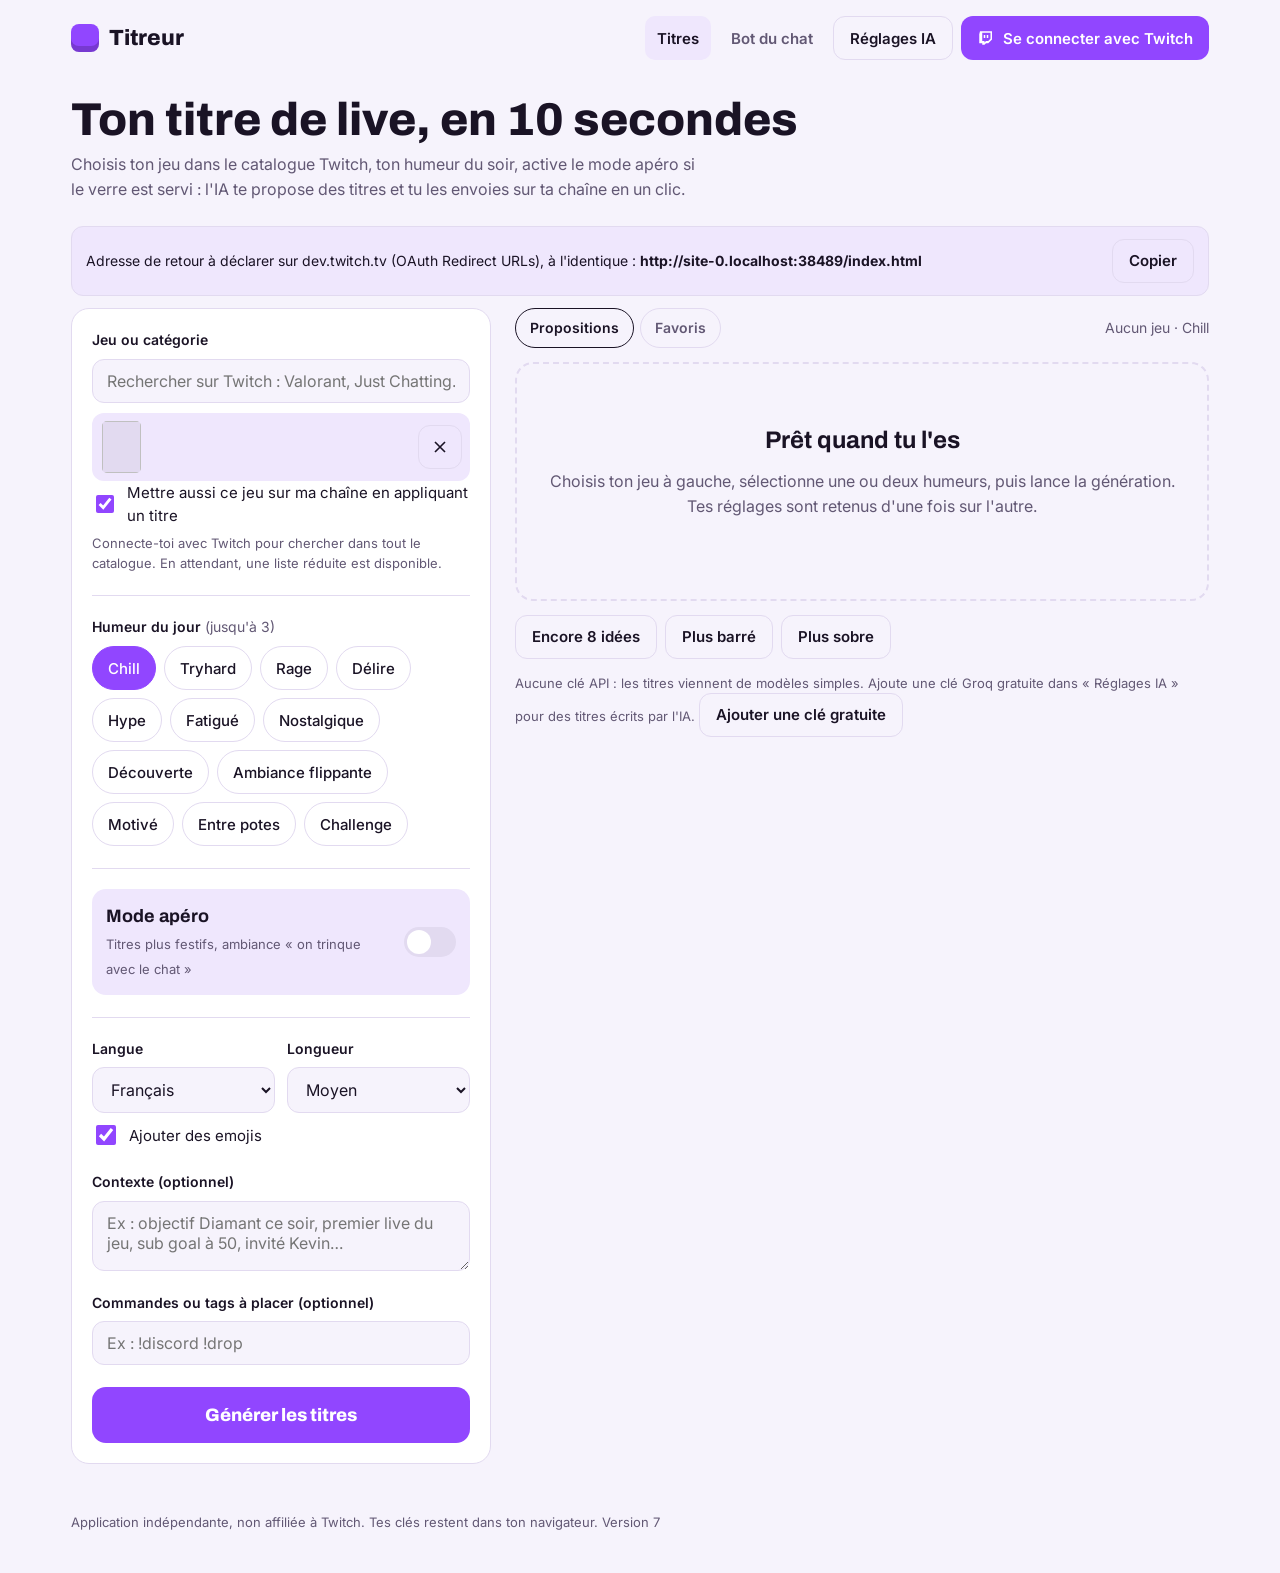
<file: index.html>
<!DOCTYPE html>
<html lang="fr">
<head>
<meta charset="utf-8">
<meta name="viewport" content="width=device-width, initial-scale=1">
<title>Générateur de titres de stream</title>
<meta name="description" content="Choisis ton jeu Twitch, ton humeur ou le mode apéro : l'IA te propose des titres de live et les applique à ta chaîne.">
<link rel="icon" href="data:image/svg+xml,%3Csvg xmlns='http://www.w3.org/2000/svg' viewBox='0 0 32 32'%3E%3Crect width='32' height='32' rx='8' fill='%239146ff'/%3E%3Cpath d='M9 10h14M9 16h10M9 22h6' stroke='white' stroke-width='3' stroke-linecap='round'/%3E%3C/svg%3E">
<link rel="preconnect" href="https://fonts.googleapis.com">
<link rel="preconnect" href="https://fonts.gstatic.com" crossorigin>
<link href="https://fonts.googleapis.com/css2?family=Archivo:wght@500;800&family=Inter:wght@400;500;600&display=swap" rel="stylesheet">
<link rel="stylesheet" href="style.css?v=7">
</head>
<body>
<div class="wrap">
  <nav class="top">
    <span class="brand">Titreur</span>
    <div class="top-r">
      <a class="navl on" href="./" aria-current="page">Titres</a>
      <a class="navl" href="bot.html">Bot du chat</a>
      <button class="sec" id="openSettings" type="button" aria-haspopup="dialog">Réglages IA</button>
      <div id="account"></div>
    </div>
  </nav>

  <header>
    <h1>Ton titre de live, en 10 secondes</h1>
    <p>Choisis ton jeu dans le catalogue Twitch, ton humeur du soir, active le mode apéro si le verre est servi : l'IA te propose des titres et tu les envoies sur ta chaîne en un clic.</p>
  </header>

  <div id="banner"></div>

  <div class="grid">
    <form class="card ctl" id="f" autocomplete="off">
      <section>
        <label class="l" for="q">Jeu ou catégorie</label>
        <div class="combo">
          <input type="text" id="q" role="combobox" aria-expanded="false" aria-controls="lst" aria-autocomplete="list" placeholder="Rechercher sur Twitch : Valorant, Just Chatting…">
          <div class="list" id="lst" role="listbox"></div>
        </div>
        <div class="picked" id="picked" hidden>
          <img id="pickedImg" alt="" width="39" height="52">
          <span><b id="pickedName"></b><small id="pickedSrc"></small></span>
          <button type="button" class="ib" id="unpick" aria-label="Retirer le jeu"><svg viewBox="0 0 24 24" fill="none" stroke="currentColor" stroke-width="2"><path d="M6 6l12 12M18 6L6 18"/></svg></button>
        </div>
        <label class="chk" id="setGameWrap" hidden><input type="checkbox" id="setGame" checked> Mettre aussi ce jeu sur ma chaîne en appliquant un titre</label>
        <p class="hint" id="searchHint"></p>
      </section>

      <section>
        <span class="l" id="moodL">Humeur du jour <span class="mute">(jusqu'à 3)</span></span>
        <div class="chips" id="moods" role="group" aria-labelledby="moodL"></div>
      </section>

      <section>
        <div class="apero-box" id="aperoBox">
          <label class="sw" for="apero"><span><b>Mode apéro</b><br><span class="hint flat">Titres plus festifs, ambiance « on trinque avec le chat »</span></span><input type="checkbox" class="tog" id="apero"></label>
          <div class="lvl">
            <label class="l flat" for="lvl">Niveau : <span class="lvl-name" id="lvlName"></span></label>
            <input type="range" id="lvl" min="1" max="4" value="2">
          </div>
        </div>
      </section>

      <section>
        <div class="row2">
          <div><label class="l" for="lang">Langue</label><select id="lang"><option value="fr">Français</option><option value="en">Anglais</option><option value="mix">Franglais</option></select></div>
          <div><label class="l" for="len">Longueur</label><select id="len"><option value="court">Court et percutant</option><option value="moyen" selected>Moyen</option><option value="long">Long (jusqu'à 140)</option></select></div>
        </div>
        <label class="chk"><input type="checkbox" id="emo" checked> Ajouter des emojis</label>
        <label class="l gap" for="ctx">Contexte (optionnel)</label>
        <textarea id="ctx" maxlength="400" placeholder="Ex : objectif Diamant ce soir, premier live du jeu, sub goal à 50, invité Kevin…"></textarea>
        <label class="l gap" for="cmd">Commandes ou tags à placer (optionnel)</label>
        <input type="text" id="cmd" maxlength="80" placeholder="Ex : !discord !drop">
      </section>

      <button class="go" id="go" type="submit">Générer les titres</button>
    </form>

    <div>
      <div class="now card" id="now" hidden>
        <span class="l flat">Titre actuel de ta chaîne</span>
        <p id="nowTitle"></p>
        <small id="nowGame"></small>
      </div>
      <div class="out-head">
        <div class="tabs" role="tablist">
          <button class="tab" role="tab" aria-selected="true" id="tabNew" type="button">Propositions</button>
          <button class="tab" role="tab" aria-selected="false" id="tabFav" type="button">Favoris <span id="favN"></span></button>
        </div>
        <span class="ctx" id="ctxLine"></span>
      </div>
      <div id="errBox"></div>
      <div class="titles" id="out"></div>
      <div class="more" id="more" hidden>
        <button class="sec" id="again" type="button">Encore 8 idées</button>
        <button class="sec" id="crazy" type="button">Plus barré</button>
        <button class="sec" id="sober" type="button">Plus sobre</button>
      </div>
      <p class="note" id="engine"></p>
    </div>
  </div>

  <footer>Application indépendante, non affiliée à Twitch. Tes clés restent dans ton navigateur. <span id="ver"></span></footer>
</div>

<dialog id="settings">
  <form method="dialog" id="setForm">
    <h2>Réglages de l'IA</h2>
    <p class="hint">Ta clé est gardée uniquement dans ce navigateur et envoyée seulement au fournisseur choisi.</p>
    <label class="l gap" for="provider">Fournisseur</label>
    <select id="provider">
      <option value="groq">Groq (gratuit)</option>
      <option value="claude">Claude d'Anthropic (payant à l'usage)</option>
      <option value="local">IA locale sur ton PC (Ollama, LM Studio…)</option>
    </select>
    <label class="l gap" for="key" id="keyL">Clé API</label>
    <input type="password" id="key" autocomplete="off" spellcheck="false">
    <p class="hint" id="keyHint"></p>
    <label class="l gap" for="model">Modèle</label>
    <select id="model"></select>
    <div class="dlg-acts">
      <button class="sec" type="button" id="forgetKey">Effacer la clé</button>
      <button class="go small" value="save" id="saveSet">Enregistrer</button>
    </div>
  </form>
</dialog>

<div class="toast" id="toast" role="status" aria-live="polite"></div>

<script src="config.js?v=7"></script>
<script src="app.js?v=7"></script>
</body>
</html>
</file>
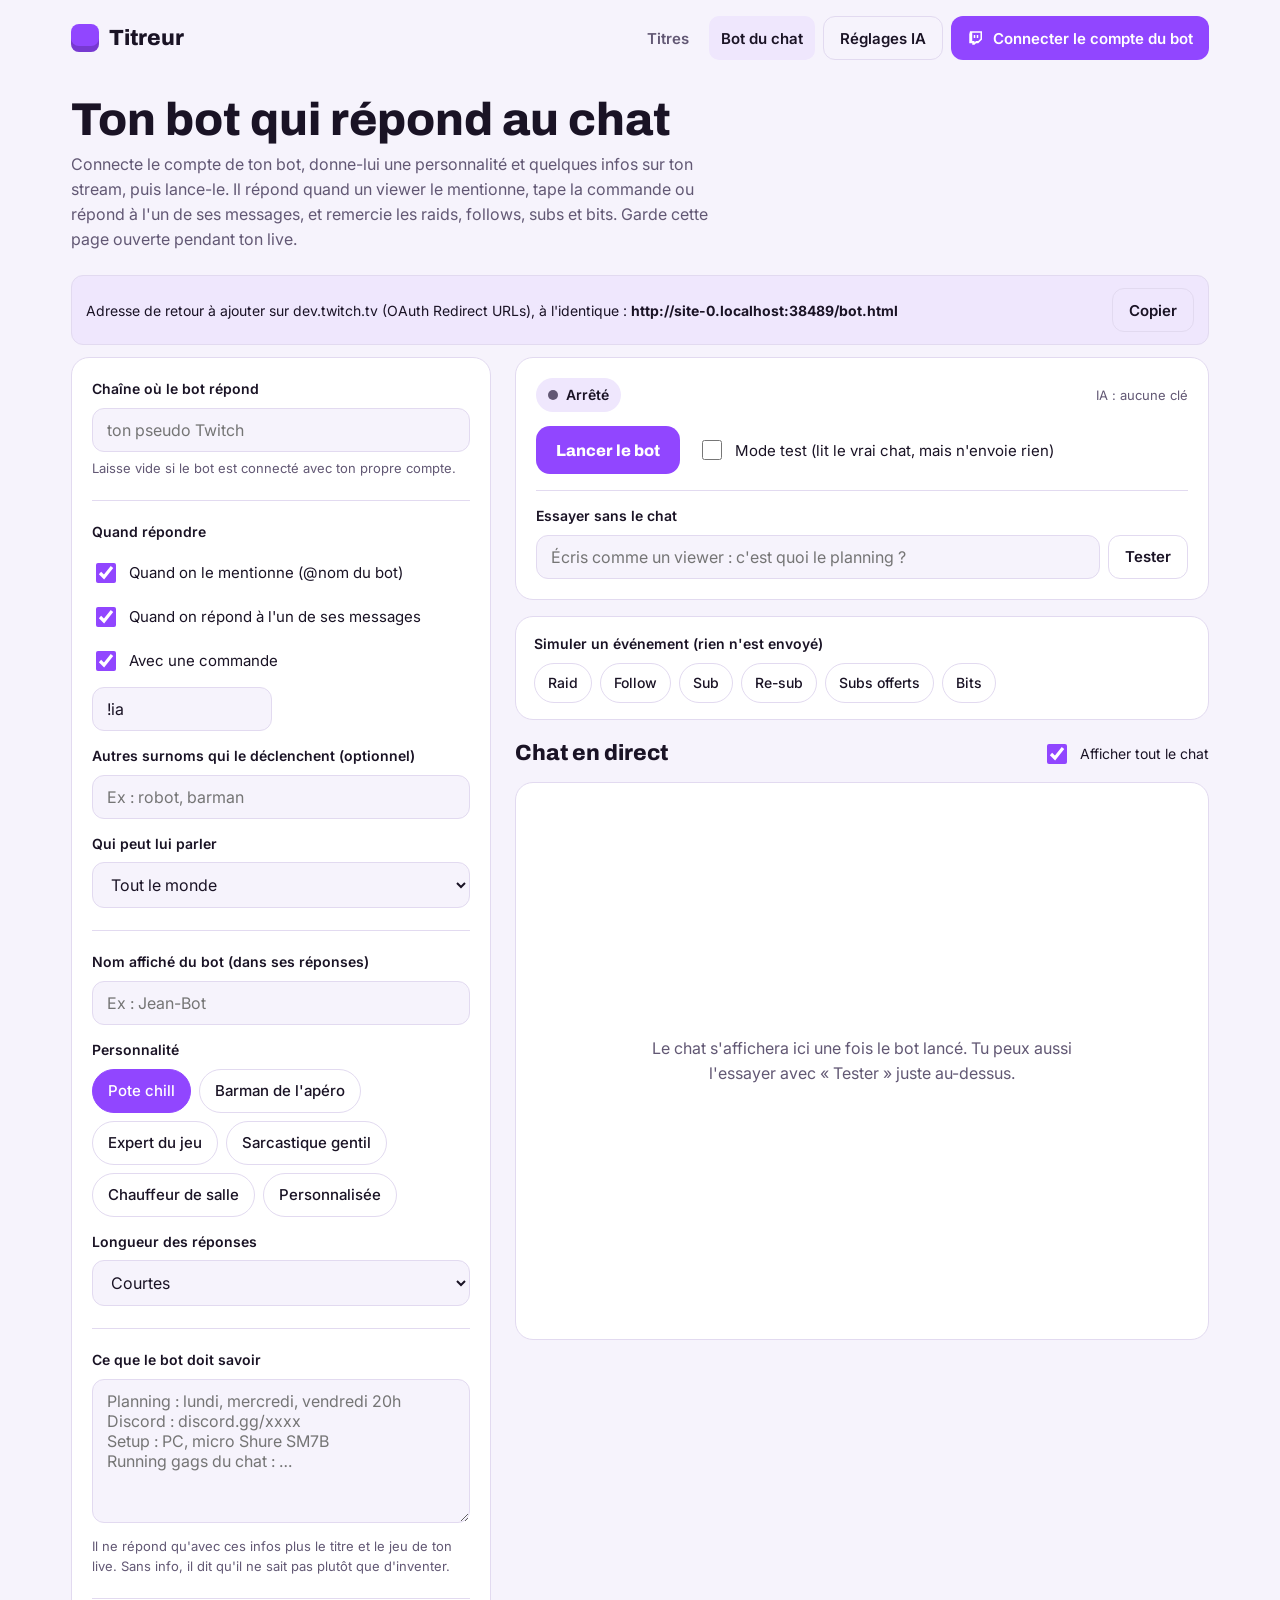
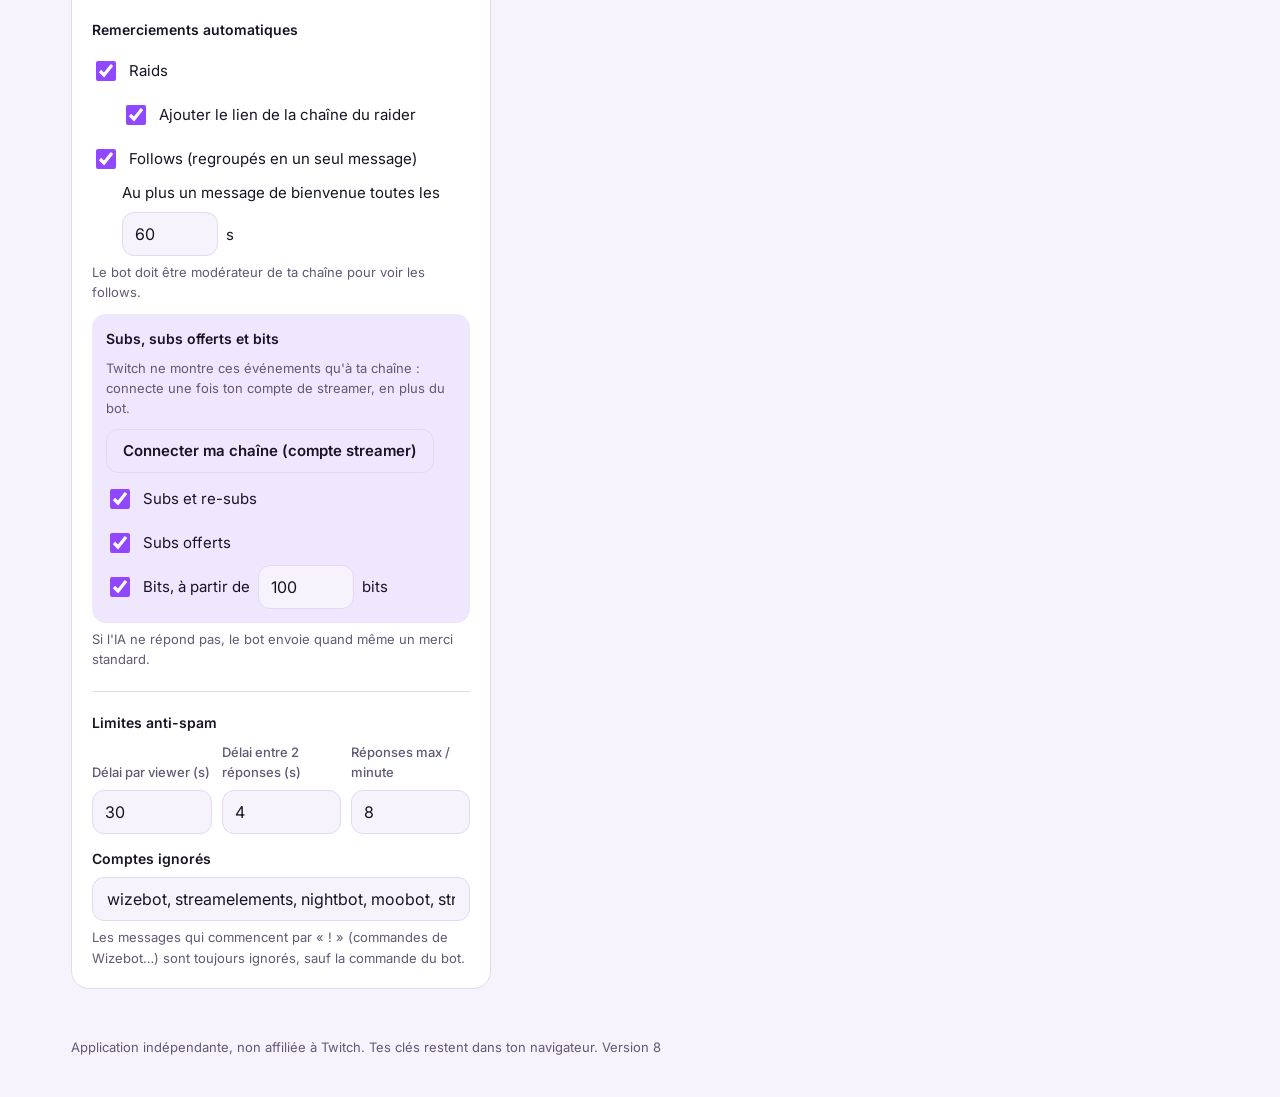
<file: bot.html>
<!DOCTYPE html>
<html lang="fr">
<head>
<meta charset="utf-8">
<meta name="viewport" content="width=device-width, initial-scale=1">
<title>Bot de chat IA</title>
<meta name="description" content="Un bot Twitch qui répond à ton chat avec l'IA, avec la personnalité de ton choix.">
<link rel="icon" href="data:image/svg+xml,%3Csvg xmlns='http://www.w3.org/2000/svg' viewBox='0 0 32 32'%3E%3Crect width='32' height='32' rx='8' fill='%239146ff'/%3E%3Cpath d='M8 9h16v11h-9l-5 4v-4H8z' fill='white'/%3E%3C/svg%3E">
<link rel="preconnect" href="https://fonts.googleapis.com">
<link rel="preconnect" href="https://fonts.gstatic.com" crossorigin>
<link href="https://fonts.googleapis.com/css2?family=Archivo:wght@500;800&family=Inter:wght@400;500;600&display=swap" rel="stylesheet">
<link rel="stylesheet" href="style.css?v=8">
<link rel="stylesheet" href="bot.css?v=8">
</head>
<body>
<div class="wrap">
  <nav class="top">
    <span class="brand">Titreur</span>
    <div class="top-r">
      <a class="navl" href="./">Titres</a>
      <a class="navl on" href="bot.html" aria-current="page">Bot du chat</a>
      <button class="sec" id="openSettings" type="button" aria-haspopup="dialog">Réglages IA</button>
      <div id="account"></div>
    </div>
  </nav>

  <header>
    <h1>Ton bot qui répond au chat</h1>
    <p>Connecte le compte de ton bot, donne-lui une personnalité et quelques infos sur ton stream, puis lance-le. Il répond quand un viewer le mentionne, tape la commande ou répond à l'un de ses messages, et remercie les raids, follows, subs et bits. Garde cette page ouverte pendant ton live.</p>
  </header>

  <div id="banner"></div>

  <div class="grid">
    <form class="card ctl" id="cfg" autocomplete="off">
      <section>
        <label class="l" for="channel">Chaîne où le bot répond</label>
        <input type="text" id="channel" placeholder="ton pseudo Twitch" spellcheck="false">
        <p class="hint">Laisse vide si le bot est connecté avec ton propre compte.</p>
      </section>

      <section>
        <span class="l">Quand répondre</span>
        <label class="chk"><input type="checkbox" id="trigMention" checked> Quand on le mentionne (@nom du bot)</label>
        <label class="chk"><input type="checkbox" id="trigReply" checked> Quand on répond à l'un de ses messages</label>
        <label class="chk"><input type="checkbox" id="trigCmd" checked> Avec une commande</label>
        <input type="text" id="cmd" value="!ia" maxlength="20" spellcheck="false" aria-label="Commande">
        <label class="l gap" for="names">Autres surnoms qui le déclenchent (optionnel)</label>
        <input type="text" id="names" placeholder="Ex : robot, barman" spellcheck="false">
        <label class="l gap" for="access">Qui peut lui parler</label>
        <select id="access">
          <option value="all">Tout le monde</option>
          <option value="subs">Abonnés, VIP et modérateurs</option>
          <option value="mods">Modérateurs uniquement</option>
        </select>
      </section>

      <section>
        <label class="l" for="botName">Nom affiché du bot (dans ses réponses)</label>
        <input type="text" id="botName" maxlength="40" placeholder="Ex : Jean-Bot">
        <span class="l gap" id="persoL">Personnalité</span>
        <div class="chips" id="persos" role="radiogroup" aria-labelledby="persoL"></div>
        <textarea id="persoCustom" maxlength="600" placeholder="Décris sa personnalité : ton, humour, expressions, ce qu'il aime…" hidden></textarea>
        <label class="l gap" for="len">Longueur des réponses</label>
        <select id="len">
          <option value="150">Très courtes</option>
          <option value="250" selected>Courtes</option>
          <option value="400">Développées</option>
        </select>
      </section>

      <section>
        <label class="l" for="info">Ce que le bot doit savoir</label>
        <textarea id="info" maxlength="1500" rows="6" placeholder="Planning : lundi, mercredi, vendredi 20h&#10;Discord : discord.gg/xxxx&#10;Setup : PC, micro Shure SM7B&#10;Running gags du chat : …"></textarea>
        <p class="hint">Il ne répond qu'avec ces infos plus le titre et le jeu de ton live. Sans info, il dit qu'il ne sait pas plutôt que d'inventer.</p>
      </section>

      <section>
        <span class="l">Remerciements automatiques</span>
        <label class="chk"><input type="checkbox" id="thxRaid" checked> Raids</label>
        <label class="chk sub"><input type="checkbox" id="raidLink" checked> Ajouter le lien de la chaîne du raider</label>
        <label class="chk"><input type="checkbox" id="thxFollow" checked> Follows (regroupés en un seul message)</label>
        <div class="inline sub"><label for="followCd">Au plus un message de bienvenue toutes les</label><input type="number" id="followCd" min="0" max="3600" value="60"><span>s</span></div>
        <p class="hint">Le bot doit être modérateur de ta chaîne pour voir les follows.</p>
        <div class="bc-box">
          <span class="l">Subs, subs offerts et bits</span>
          <p class="hint flat">Twitch ne montre ces événements qu'à ta chaîne : connecte une fois ton compte de streamer, en plus du bot.</p>
          <div id="bcStatus"></div>
          <label class="chk"><input type="checkbox" id="thxSub" checked> Subs et re-subs</label>
          <label class="chk"><input type="checkbox" id="thxGift" checked> Subs offerts</label>
          <div class="inline"><label class="chk"><input type="checkbox" id="thxBits" checked> Bits, à partir de</label><input type="number" id="bitsMin" min="1" max="1000000" value="100" aria-label="Nombre de bits minimum"><span>bits</span></div>
        </div>
        <p class="hint">Si l'IA ne répond pas, le bot envoie quand même un merci standard.</p>
      </section>

      <section>
        <span class="l">Limites anti-spam</span>
        <div class="row3">
          <div><label class="l small" for="cdUser">Délai par viewer (s)</label><input type="number" id="cdUser" min="0" max="600" value="30"></div>
          <div><label class="l small" for="cdGlobal">Délai entre 2 réponses (s)</label><input type="number" id="cdGlobal" min="0" max="120" value="4"></div>
          <div><label class="l small" for="perMin">Réponses max / minute</label><input type="number" id="perMin" min="1" max="30" value="8"></div>
        </div>
        <label class="l gap" for="ignore">Comptes ignorés</label>
        <input type="text" id="ignore" spellcheck="false" value="wizebot, streamelements, nightbot, moobot, streamlabs, fossabot, soundalerts, sery_bot">
        <p class="hint">Les messages qui commencent par « ! » (commandes de Wizebot…) sont toujours ignorés, sauf la commande du bot.</p>
      </section>
    </form>

    <div>
      <div class="card run">
        <div class="run-top">
          <span class="pill" id="status" data-s="off">Arrêté</span>
          <span class="stats" id="stats"></span>
        </div>
        <div class="run-acts">
          <button class="go small" id="startBtn" type="button">Lancer le bot</button>
          <label class="chk"><input type="checkbox" id="testMode"> Mode test (lit le vrai chat, mais n'envoie rien)</label>
        </div>
        <div class="tryit">
          <label class="l" for="tryMsg">Essayer sans le chat</label>
          <div class="tryrow">
            <input type="text" id="tryMsg" maxlength="300" placeholder="Écris comme un viewer : c'est quoi le planning ?">
            <button class="sec" id="tryBtn" type="button">Tester</button>
          </div>
        </div>
      </div>
      <div class="card sim">
        <span class="l">Simuler un événement (rien n'est envoyé)</span>
        <div class="chips" id="sims">
          <button type="button" class="chip" data-sim="raid">Raid</button>
          <button type="button" class="chip" data-sim="follow">Follow</button>
          <button type="button" class="chip" data-sim="sub">Sub</button>
          <button type="button" class="chip" data-sim="resub">Re-sub</button>
          <button type="button" class="chip" data-sim="gift">Subs offerts</button>
          <button type="button" class="chip" data-sim="bits">Bits</button>
        </div>
      </div>
      <div class="feed-head">
        <h2>Chat en direct</h2>
        <label class="chk small"><input type="checkbox" id="showAll" checked> Afficher tout le chat</label>
      </div>
      <ol class="feed" id="feed" aria-live="polite"></ol>
    </div>
  </div>

  <footer>Application indépendante, non affiliée à Twitch. Tes clés restent dans ton navigateur. <span id="ver"></span></footer>
</div>

<dialog id="settings">
  <form method="dialog" id="setForm">
    <h2>Réglages de l'IA</h2>
    <p class="hint">Mêmes réglages que le générateur de titres. Ta clé est gardée uniquement dans ce navigateur et envoyée seulement au fournisseur choisi.</p>
    <label class="l gap" for="provider">Fournisseur</label>
    <select id="provider">
      <option value="groq">Groq (gratuit)</option>
      <option value="claude">Claude d'Anthropic (payant à l'usage)</option>
      <option value="local">IA locale sur ton PC (Ollama, LM Studio…)</option>
    </select>
    <label class="l gap" for="key" id="keyL">Clé API</label>
    <input type="password" id="key" autocomplete="off" spellcheck="false">
    <p class="hint" id="keyHint"></p>
    <label class="l gap" for="model">Modèle</label>
    <select id="model"></select>
    <div class="dlg-acts">
      <button class="sec" type="button" id="forgetKey">Effacer la clé</button>
      <button class="go small" value="save">Enregistrer</button>
    </div>
  </form>
</dialog>

<div class="toast" id="toast" role="status" aria-live="polite"></div>

<script src="config.js?v=8"></script>
<script src="bot.js?v=8"></script>
</body>
</html>
</file>
<file: style.css>
/* VOICE: complice, nerveux, un pote qui te souffle le titre parfait avant de lancer le live
   IDEA: la régie d'un streamer : on règle le jeu et l'ambiance, l'écran de droite crache les titres
   PICTURE: la colonne de titres générés, chaque titre comme une carte avec son compteur 140 et son bouton « Appliquer »
   COLOUR and TYPE: nuit violette #0e0b16, violet #9146ff, menthe #3ee6b0 ; mode apéro en orange spritz #ff7a2f ; Archivo 800 + Inter
   LAYOUT: régie à gauche, titres à droite ; empilé sous 900px */
:root{color-scheme:light dark;--bg:#0e0b16;--panel:#17121f;--line:#2a2236;--ink:#f1ecf8;--mute:#a99cbb;--acc:#9146ff;--acc-ink:#fff;--mint:#3ee6b0;--soft:#231a33;--bad:#ff5a5f}
@media(prefers-color-scheme:light){:root{--bg:#f6f3fc;--panel:#fff;--line:#e2daf0;--ink:#1a1325;--mute:#625874;--mint:#0f8f68;--soft:#efe7fd;--bad:#d4353b}}
body.apero{--acc:#ff7a2f;--soft:#2e1d12}
@media(prefers-color-scheme:light){body.apero{--soft:#ffeedf}}
*{box-sizing:border-box;min-width:0}
body{margin:0;background:var(--bg);color:var(--ink);font:16px/1.55 Inter,system-ui,sans-serif;overflow-x:clip;transition:background .3s}
a{color:var(--acc)}
h1,h2,h3{font-family:Archivo,Inter,sans-serif;margin:0;line-height:1.05;text-wrap:balance}
h1{font-size:clamp(30px,4.4vw,46px);font-weight:800}
h2{font-size:22px;font-weight:800}
.mute{color:var(--mute);font-weight:400}
.wrap{max-width:1240px;margin:0 auto;padding:16px max(4vw,16px) 40px}
.top{display:flex;align-items:center;justify-content:space-between;gap:12px;flex-wrap:wrap;margin-bottom:clamp(18px,3vw,36px)}
.brand{font:800 22px Archivo,sans-serif;display:flex;align-items:center;gap:10px}
.brand::before{content:"";width:28px;height:28px;border-radius:8px;background:var(--acc);box-shadow:inset 0 -6px 0 rgb(0 0 0/.18)}
.top-r{display:flex;align-items:center;gap:8px;flex-wrap:wrap}
#account{display:flex;align-items:center;gap:8px}
.who{display:flex;align-items:center;gap:8px;font-weight:600;font-size:15px}
.who img{width:36px;height:36px;border-radius:50%;object-fit:cover;background:var(--soft)}
.twitch{display:inline-flex;align-items:center;gap:8px;font:600 15px Inter,sans-serif;background:#9146ff;color:#fff;border:0;border-radius:12px;padding:10px 16px;min-height:44px;cursor:pointer;text-decoration:none}
header{margin-bottom:24px}
header p{margin:8px 0 0;color:var(--mute);max-width:64ch}
.grid{display:grid;grid-template-columns:minmax(0,420px) minmax(0,1fr);gap:24px;align-items:start}
@media(max-width:900px){.grid{grid-template-columns:minmax(0,1fr)}}
.card{background:var(--panel);border:1px solid var(--line);border-radius:18px;padding:20px}
.ctl>section+section{margin-top:22px;padding-top:20px;border-top:1px solid var(--line)}
.l{display:block;font-weight:600;font-size:14px;margin-bottom:8px}
.l.flat,.hint.flat{margin:0}.l.gap{margin-top:14px}
.hint{font-size:13px;color:var(--mute);margin:6px 0 0}
input[type=text],input[type=password],textarea,select{width:100%;font:16px Inter,sans-serif;color:var(--ink);background:var(--bg);border:1px solid var(--line);border-radius:12px;padding:11px 14px;min-height:44px}
textarea{resize:vertical;min-height:70px}
:focus-visible{outline:3px solid var(--acc);outline-offset:2px}
.combo{position:relative}
.list{position:absolute;z-index:5;left:0;right:0;top:calc(100% + 6px);background:var(--panel);border:1px solid var(--line);border-radius:12px;max-height:340px;overflow:auto;box-shadow:0 18px 40px rgb(0 0 0/.3);padding:6px;display:none}
.list.on{display:block}
.opt{display:flex;align-items:center;gap:12px;padding:8px 10px;border-radius:9px;cursor:pointer;font-size:15px}
.opt img,.opt .ph{width:30px;height:40px;border-radius:4px;flex:none;object-fit:cover;background:var(--soft)}
.opt span{flex:1}
.opt small{color:var(--mute);white-space:nowrap}
.opt[aria-selected=true],.opt:hover{background:var(--soft)}
.opt.info{cursor:default;color:var(--mute)}.opt.info:hover{background:none}
.picked{display:flex;align-items:center;gap:12px;margin-top:10px;padding:8px 8px 8px 10px;border-radius:12px;background:var(--soft)}
.picked img{border-radius:5px;object-fit:cover;background:var(--line);flex:none}
.picked span{flex:1;display:flex;flex-direction:column}
.picked small{color:var(--mute);font-size:13px}
.chips{display:flex;flex-wrap:wrap;gap:8px}
.chip{font:500 15px Inter,sans-serif;color:var(--ink);background:transparent;border:1px solid var(--line);border-radius:999px;padding:9px 15px;min-height:44px;cursor:pointer}
.chip[aria-pressed=true]{background:var(--acc);border-color:var(--acc);color:var(--acc-ink)}
.apero-box{position:relative;overflow:hidden;border-radius:14px;padding:14px;background:var(--soft)}
.sw{display:flex;align-items:center;justify-content:space-between;gap:12px;cursor:pointer}
.sw b{font-family:Archivo,sans-serif;font-size:18px}
.tog{appearance:none;width:52px;height:30px;border-radius:99px;background:var(--line);position:relative;cursor:pointer;flex:none;margin:0;transition:background .2s}
.tog::after{content:"";position:absolute;top:3px;left:3px;width:24px;height:24px;border-radius:50%;background:#fff;transition:transform .2s}
.tog:checked{background:var(--acc)}.tog:checked::after{transform:translateX(22px)}
.lvl{display:none;margin-top:12px}
body.apero .lvl{display:block}
input[type=range]{width:100%;accent-color:var(--acc);height:44px}
.lvl-name{font-weight:600;color:var(--acc)}
.bub{position:absolute;bottom:-12px;border-radius:50%;background:var(--acc);opacity:0;pointer-events:none}
body.apero .bub{animation:up 3.2s linear infinite}
@keyframes up{0%{transform:translateY(0);opacity:0}15%{opacity:.5}100%{transform:translateY(-140px);opacity:0}}
.row2{display:grid;grid-template-columns:minmax(0,1fr) minmax(0,1fr);gap:12px}
.chk{display:flex;align-items:center;gap:10px;font-size:15px;min-height:44px;cursor:pointer}
.chk input{width:20px;height:20px;accent-color:var(--acc)}
.go{width:100%;margin-top:22px;font:800 18px Archivo,sans-serif;background:var(--acc);color:var(--acc-ink);border:0;border-radius:14px;padding:16px;min-height:56px;cursor:pointer;transition:transform .1s}
.go.small{width:auto;margin:0;font-size:16px;padding:12px 20px;min-height:48px}
.go:active{transform:scale(.98)}.go:disabled{opacity:.55;cursor:wait}
.sec{font:600 15px Inter,sans-serif;color:var(--ink);background:transparent;border:1px solid var(--line);border-radius:12px;padding:10px 16px;min-height:44px;cursor:pointer}
.now{margin-bottom:16px;padding:16px 18px}
.now p{margin:4px 0 2px;font:500 18px/1.35 Archivo,Inter,sans-serif;overflow-wrap:anywhere}
.now small{color:var(--mute)}
.out-head{display:flex;flex-wrap:wrap;align-items:center;justify-content:space-between;gap:10px;margin-bottom:14px}
.ctx{color:var(--mute);font-size:14px}
.tabs{display:flex;gap:6px}
.tab{font:600 14px Inter,sans-serif;color:var(--mute);background:transparent;border:1px solid var(--line);border-radius:999px;padding:8px 14px;min-height:40px;cursor:pointer}
.tab[aria-selected=true]{color:var(--ink);border-color:var(--ink)}
.titles{display:grid;gap:12px}
.t{display:grid;grid-template-columns:minmax(0,1fr) auto;gap:8px 14px;align-items:start;background:var(--panel);border:1px solid var(--line);border-radius:16px;padding:16px 16px 14px}
.t.new{animation:pop .35s ease both}
@keyframes pop{from{opacity:0;transform:translateY(6px)}}
.t .txt{font:500 clamp(17px,1.9vw,20px)/1.35 Archivo,Inter,sans-serif;overflow-wrap:anywhere;outline:none;border-radius:6px}
.t .txt:focus{background:var(--soft)}
.t .meta{grid-column:1;display:flex;flex-wrap:wrap;gap:6px 12px;font-size:13px;color:var(--mute)}
.t .n{white-space:nowrap}.t .n.over{color:var(--bad);font-weight:600}
.t .tag{color:var(--mint);font-weight:600}
.acts{grid-row:1/span 2;grid-column:2;display:flex;gap:6px;flex-wrap:wrap;justify-content:flex-end}
.ib{width:44px;height:44px;border-radius:12px;border:1px solid var(--line);background:transparent;color:var(--ink);cursor:pointer;display:grid;place-items:center;flex:none}
.ib svg{width:20px;height:20px}
.ib.on{background:var(--acc);border-color:var(--acc);color:var(--acc-ink)}
.ib.ok{border-color:var(--mint);color:var(--mint)}
.apply{font:600 14px Inter,sans-serif;height:44px;padding:0 14px;border-radius:12px;border:0;background:var(--acc);color:var(--acc-ink);cursor:pointer;white-space:nowrap}
.apply:disabled{opacity:.5;cursor:wait}
.empty{border:2px dashed var(--line);border-radius:18px;padding:clamp(28px,6vw,64px) 24px;text-align:center;color:var(--mute)}
.empty h3{font-size:24px;color:var(--ink);margin-bottom:8px}
.skel{height:76px;border-radius:16px;background:linear-gradient(90deg,var(--panel),var(--soft),var(--panel));background-size:200% 100%;animation:sk 1.2s infinite linear;border:1px solid var(--line)}
@keyframes sk{to{background-position:-200% 0}}
.note{font-size:13px;color:var(--mute);margin-top:14px}
.err,.info-b{border-radius:12px;padding:12px 14px;margin-bottom:12px;font-size:14px}
.err{background:color-mix(in srgb,var(--bad) 14%,transparent);border:1px solid color-mix(in srgb,var(--bad) 45%,transparent)}
.info-b{background:var(--soft);border:1px solid var(--line);display:flex;flex-wrap:wrap;align-items:center;justify-content:space-between;gap:10px}
.more{margin-top:14px;display:flex;flex-wrap:wrap;gap:8px}
dialog{border:1px solid var(--line);border-radius:20px;background:var(--panel);color:var(--ink);padding:24px;width:min(480px,calc(100vw - 32px))}
dialog::backdrop{background:rgb(0 0 0/.55)}
.dlg-acts{display:flex;justify-content:space-between;gap:10px;margin-top:20px;flex-wrap:wrap}
.toast{position:fixed;left:50%;bottom:24px;transform:translate(-50%,20px);background:var(--ink);color:var(--bg);font-weight:600;padding:12px 18px;border-radius:12px;opacity:0;pointer-events:none;transition:.25s;max-width:calc(100vw - 32px);z-index:20}
.toast.on{opacity:1;transform:translate(-50%,0)}
footer{margin-top:48px;font-size:13px;color:var(--mute)}
@media(max-width:600px){.row2{grid-template-columns:minmax(0,1fr)}.t{grid-template-columns:minmax(0,1fr)}.acts{grid-row:auto;grid-column:1;justify-content:flex-start}}
@media(prefers-reduced-motion:reduce){body.apero .bub,.t.new,.skel{animation:none}}
.err details{margin-top:8px}.err summary{cursor:pointer;font-weight:600}.raw{white-space:pre-wrap;overflow-wrap:anywhere;font-size:12px;max-height:220px;overflow:auto;background:var(--bg);padding:10px;border-radius:8px;margin:8px 0 0}
.navl{font:600 15px Inter,sans-serif;color:var(--mute);text-decoration:none;padding:10px 12px;border-radius:10px;min-height:44px;display:inline-flex;align-items:center}
.navl.on{color:var(--ink);background:var(--soft)}
.navl:hover{color:var(--ink)}
</file>
<file: bot.css>
/* Page du bot : reprend style.css, ajoute la console de pilotage et le fil du chat */
input[type=number]{width:100%;font:16px Inter,sans-serif;color:var(--ink);background:var(--bg);border:1px solid var(--line);border-radius:12px;padding:11px 12px;min-height:44px}
.row3{display:grid;grid-template-columns:repeat(3,minmax(0,1fr));gap:10px;align-items:end}
.l.small{font-size:13px;font-weight:500;color:var(--mute)}
.chk.small{font-size:14px;min-height:36px}
#cmd{margin-top:4px;max-width:180px}
#persoCustom{margin-top:10px}
.chip[aria-checked=true]{background:var(--acc);border-color:var(--acc);color:var(--acc-ink)}
.run{margin-bottom:16px}
.run-top{display:flex;flex-wrap:wrap;align-items:center;justify-content:space-between;gap:10px}
.pill{display:inline-flex;align-items:center;gap:8px;font-weight:600;font-size:14px;padding:6px 12px;border-radius:999px;background:var(--soft)}
.pill::before{content:"";width:10px;height:10px;border-radius:50%;background:var(--mute)}
.pill[data-s=on]::before{background:var(--mint);box-shadow:0 0 0 4px color-mix(in srgb,var(--mint) 25%,transparent)}
.pill[data-s=test]::before{background:#f5b82e}
.pill[data-s=wait]::before{background:#f5b82e;animation:blink 1s infinite}
.pill[data-s=err]::before{background:var(--bad)}
@keyframes blink{50%{opacity:.3}}
.stats{font-size:13px;color:var(--mute)}
.run-acts{display:flex;flex-wrap:wrap;align-items:center;gap:8px 18px;margin-top:14px}
#startBtn.stop{background:var(--bad)}
.tryit{margin-top:16px;padding-top:14px;border-top:1px solid var(--line)}
.tryrow{display:flex;gap:8px}
.tryrow input{flex:1}
.feed-head{display:flex;flex-wrap:wrap;align-items:center;justify-content:space-between;gap:8px;margin:6px 0 10px}
.feed{list-style:none;margin:0;padding:6px;background:var(--panel);border:1px solid var(--line);border-radius:18px;height:clamp(360px,62vh,720px);overflow-y:auto;display:flex;flex-direction:column;gap:2px}
.feed:empty::before{content:"Le chat s'affichera ici une fois le bot lancé. Tu peux aussi l'essayer avec « Tester » juste au-dessus.";color:var(--mute);padding:28px 18px;text-align:center;margin:auto;max-width:44ch}
.feed li{padding:7px 10px;border-radius:10px;font-size:15px;line-height:1.45;overflow-wrap:anywhere}
.feed time{font-size:12px;color:var(--mute);margin-right:8px;font-variant-numeric:tabular-nums}
.feed b{font-weight:600}
.feed .chat b{color:var(--mute)}
.feed .trig{background:var(--soft)}
.feed .trig b{color:var(--ink)}
.feed .bot{background:color-mix(in srgb,var(--acc) 16%,transparent);border-left:3px solid var(--acc)}
.feed .bot b{color:var(--acc)}
.feed .bot .tag{font-size:12px;color:var(--mute);margin-left:6px}
.feed .evt{background:color-mix(in srgb,var(--mint) 14%,transparent);border-left:3px solid var(--mint);font-weight:500}
.feed .sys{color:var(--mute);font-size:13px;font-style:italic}
.feed .ferr{color:var(--bad);font-size:14px}
body.hide-chat .feed .chat{display:none}
@media(max-width:600px){.row3{grid-template-columns:minmax(0,1fr)}.tryrow{flex-direction:column}}
@media(prefers-reduced-motion:reduce){.pill[data-s=wait]::before{animation:none}}
@media(max-width:900px){.grid>div{order:-1}}
.chk.sub,.inline.sub{margin-left:30px}
.inline{display:flex;align-items:center;gap:8px;flex-wrap:wrap;font-size:15px;min-height:44px}
.inline input[type=number]{width:96px}
.inline .chk{min-height:44px}
.bc-box{margin-top:12px;padding:14px;border-radius:14px;background:var(--soft)}
#bcStatus{margin:10px 0 4px}
.bc-on{display:flex;align-items:center;justify-content:space-between;gap:10px;flex-wrap:wrap;font-weight:600;font-size:15px}
.bc-on span::before{content:"";display:inline-block;width:9px;height:9px;border-radius:50%;background:var(--mint);margin-right:8px}
.bc-on.bad{color:var(--bad)}.bc-on.bad span::before{background:var(--bad)}
.sim{margin-bottom:16px;padding:16px 18px}
.sim .chip{min-height:40px;padding:7px 13px;font-size:14px}
.sim .chip:disabled{opacity:.5;cursor:wait}
</file>
